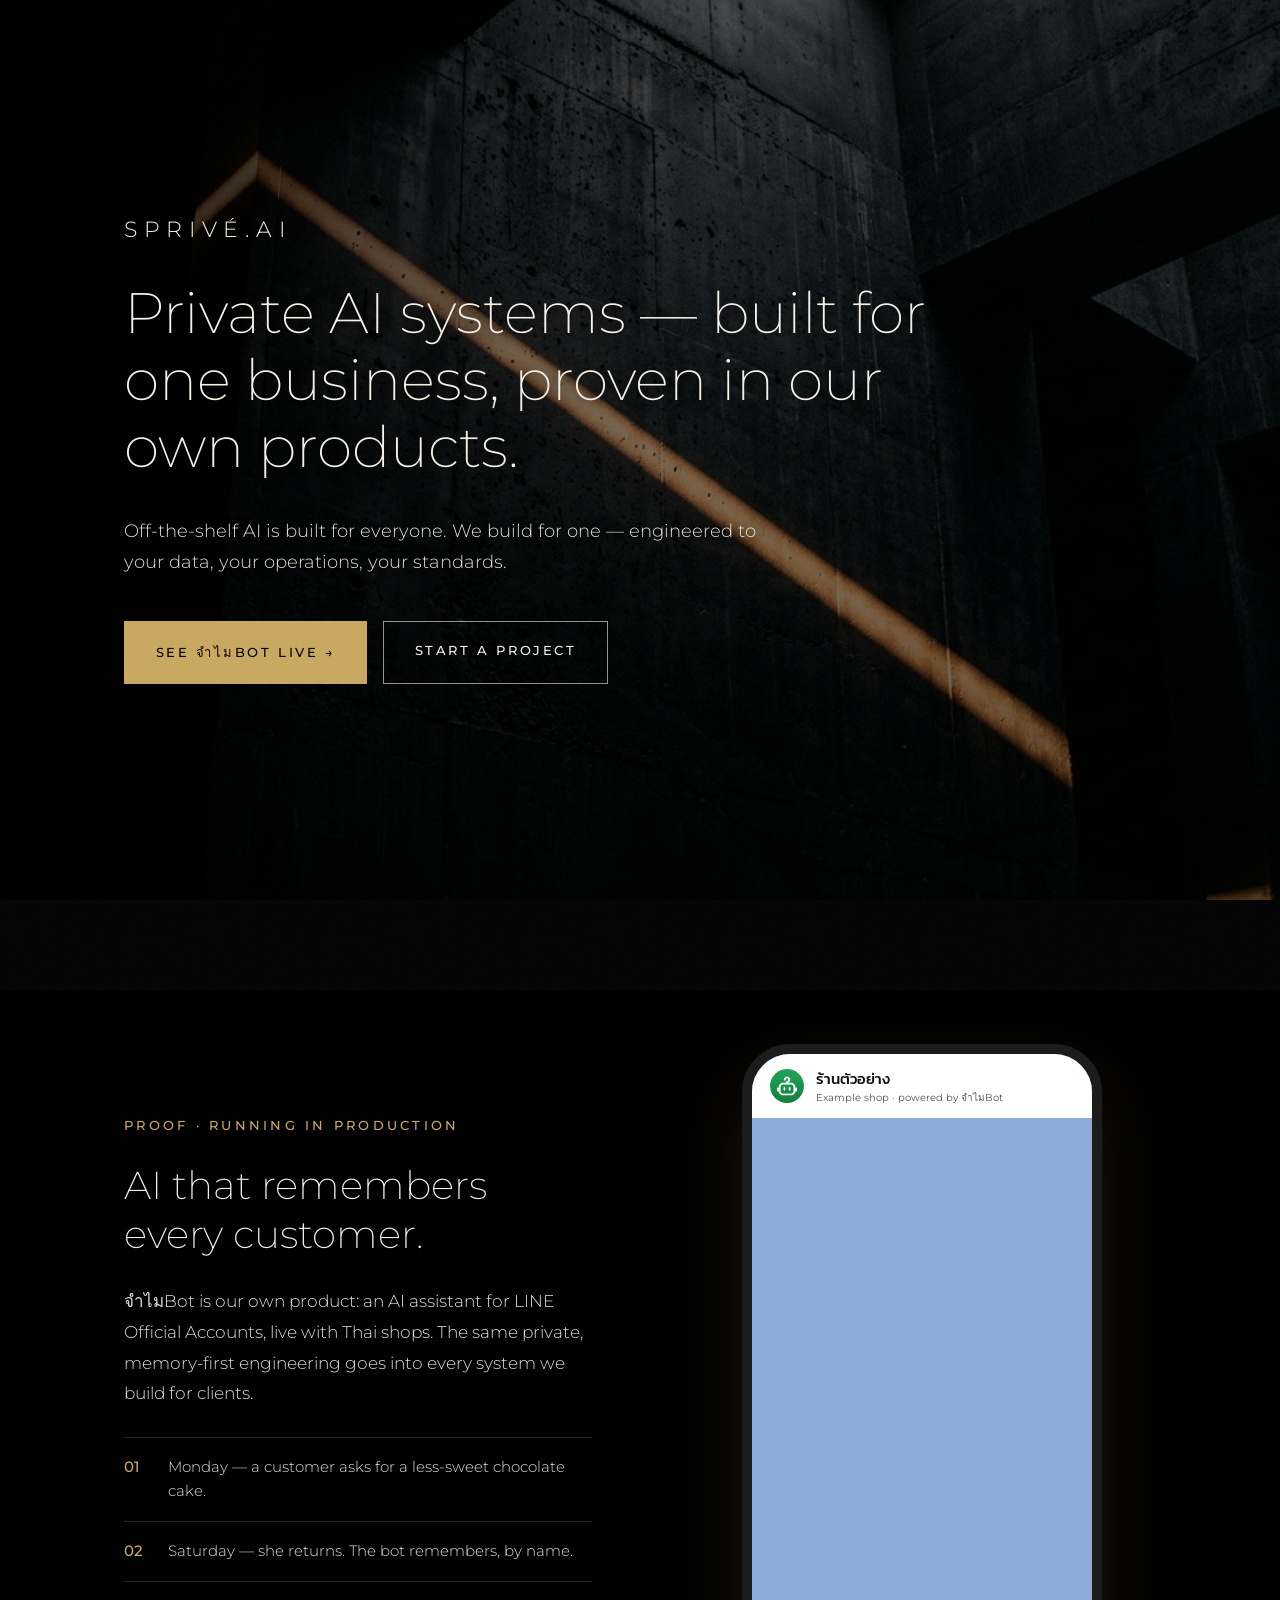
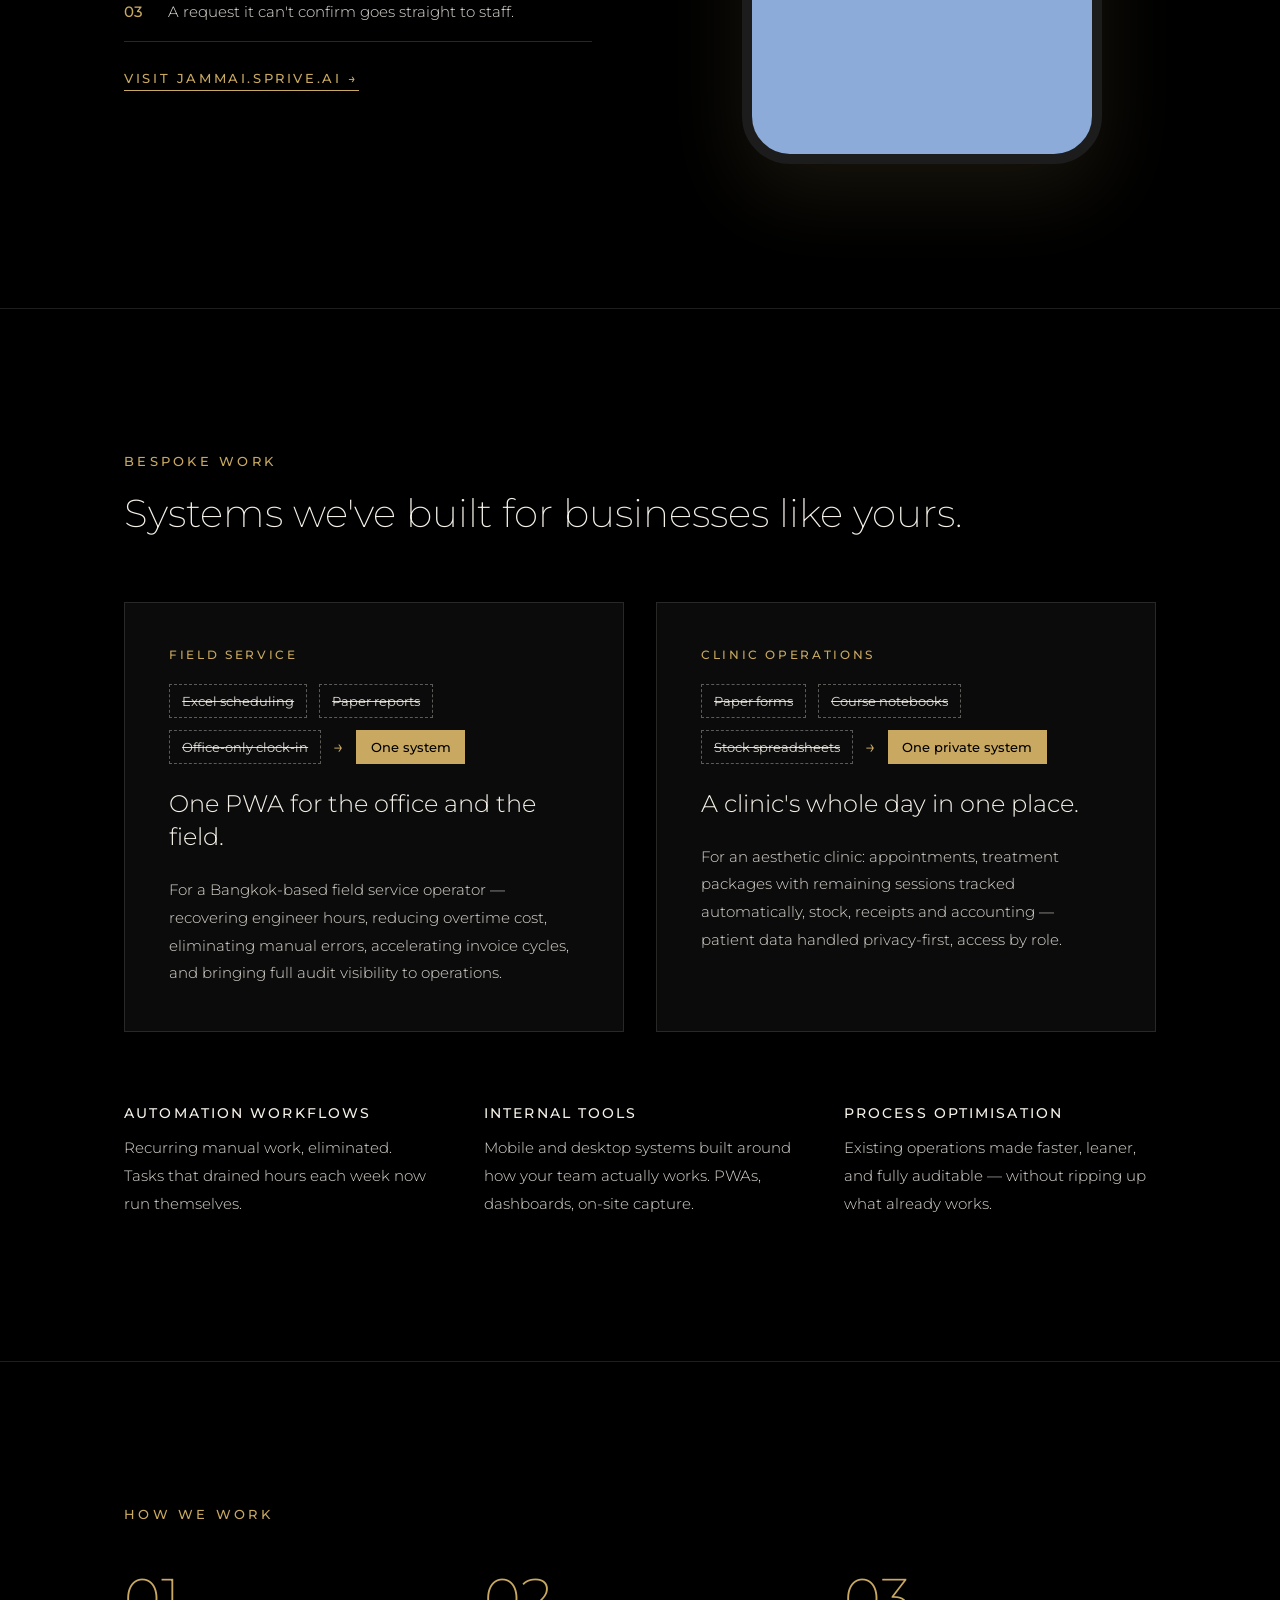
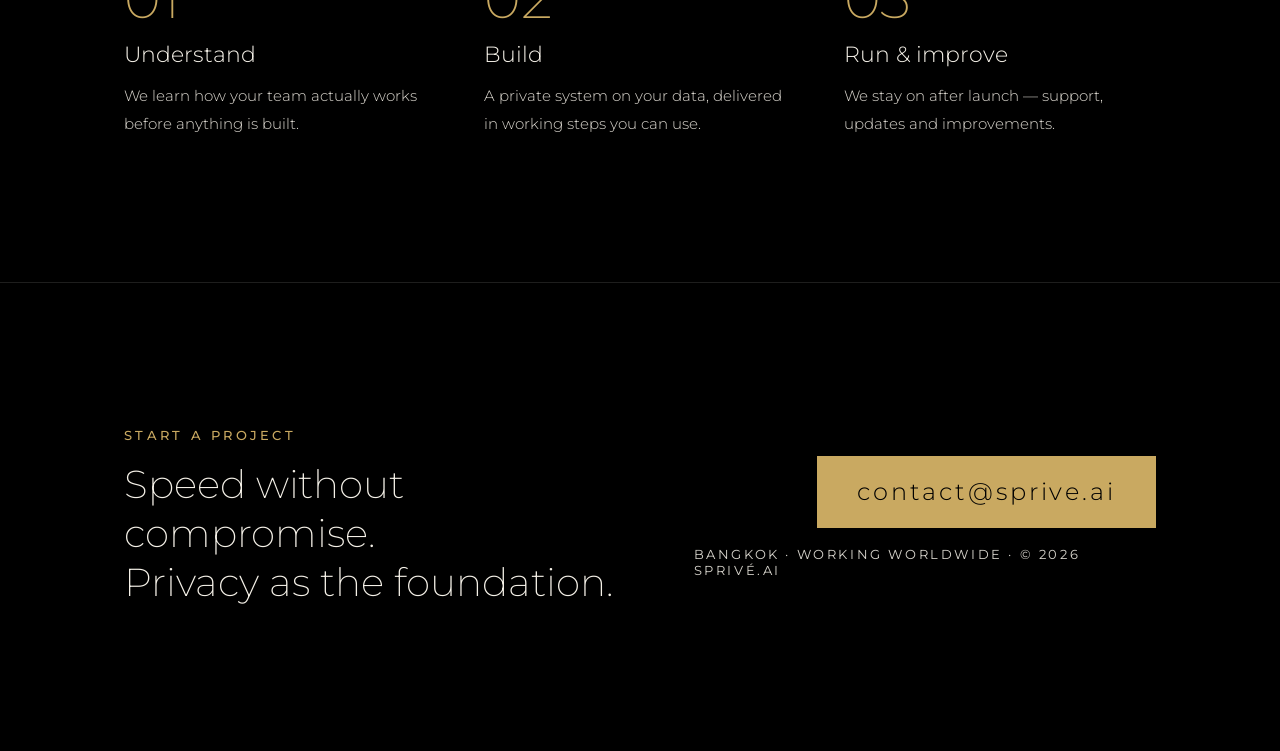
<file: index.html>
<!DOCTYPE html>
<html lang="en">
<head>
    <meta charset="UTF-8">
    <meta name="viewport" content="width=device-width, initial-scale=1.0">
    <title>SPRIVÉ.AI — Private AI systems, built for one business</title>
    <meta name="description" content="SPRIVÉ.AI is an AI studio that builds private systems for businesses — automation workflows, internal tools and process optimisation — proven in its own live product, จำไมBot.">
    <link rel="canonical" href="https://sprive.ai/">
    <meta property="og:type" content="website">
    <meta property="og:url" content="https://sprive.ai/">
    <meta property="og:title" content="SPRIVÉ.AI — Your Private AI Solution">
    <meta property="og:description" content="Private AI systems — built for one business, proven in our own products.">
    <meta property="og:image" content="https://sprive.ai/img/og-image.png">
    <meta property="og:image:width" content="1200">
    <meta property="og:image:height" content="630">
    <meta name="twitter:card" content="summary_large_image">
    <meta name="twitter:image" content="https://sprive.ai/img/og-image.png">
    <link rel="icon" type="image/png" sizes="32x32" href="img/favicon-32.png">
    <link rel="icon" type="image/png" sizes="48x48" href="img/favicon-48.png">
    <link rel="apple-touch-icon" href="img/apple-touch-icon.png">
    <link rel="preconnect" href="https://fonts.googleapis.com">
    <link rel="preconnect" href="https://fonts.gstatic.com" crossorigin>
    <link href="https://fonts.googleapis.com/css2?family=Montserrat:wght@200;300;400;500&family=Kanit:wght@300;400;500&display=swap" rel="stylesheet">
    <style>
        :root {
            --bg-color: #000000;
            --text-color: #f5f1e8;
            --accent-gold: #c9a961;
            --line: rgba(245, 241, 232, 0.16);
            --body: rgba(245, 241, 232, 0.92);
            --font-main: 'Montserrat', sans-serif;
            --font-thai: 'Kanit', sans-serif;
            --gutter: clamp(24px, 9.7vw, 140px);
        }

        * {
            margin: 0;
            padding: 0;
            box-sizing: border-box;
        }

        body, html {
            min-height: 100%;
            background-color: var(--bg-color);
            color: var(--text-color);
            font-family: var(--font-main);
            -webkit-font-smoothing: antialiased;
            -moz-osx-font-smoothing: grayscale;
        }

        /* CINEMATIC LAYER — film grain overlay */
        .grain {
            position: fixed;
            top: -10%;
            left: -10%;
            width: 120%;
            height: 120%;
            pointer-events: none;
            z-index: 3;
            opacity: 0.06;
            background-image: url("data:image/svg+xml;utf8,<svg xmlns='http://www.w3.org/2000/svg' width='200' height='200'><filter id='n'><feTurbulence type='fractalNoise' baseFrequency='0.9' numOctaves='2' stitchTiles='stitch'/></filter><rect width='100%' height='100%' filter='url(%23n)'/></svg>");
            animation: grainShift 8s steps(4) infinite;
        }

        @keyframes grainShift {
            0%, 100% { transform: translate(0, 0); }
            25%      { transform: translate(-2%, 2%); }
            50%      { transform: translate(2%, -2%); }
            75%      { transform: translate(-1%, -1%); }
        }

        section {
            position: relative;
            z-index: 10;
            padding: 16vh var(--gutter);
        }

        .rule-top {
            border-top: 1px solid rgba(245, 241, 232, 0.12);
        }

        /* Readable section labels */
        .eyebrow {
            font-size: 0.8125rem;
            font-weight: 500;
            letter-spacing: 0.25em;
            text-transform: uppercase;
            color: var(--accent-gold);
        }

        .section-title {
            font-size: clamp(1.75rem, 3.05vw, 2.75rem);
            font-weight: 200;
            line-height: 1.25;
        }

        /* Buttons */
        .btn {
            display: inline-block;
            font-size: 0.8125rem;
            font-weight: 500;
            letter-spacing: 0.2em;
            text-transform: uppercase;
            text-decoration: none;
            padding: 1.25rem 1.9rem;
            transition: background 0.5s ease, color 0.5s ease, border-color 0.5s ease;
        }

        .btn-gold {
            color: #000000;
            background: var(--accent-gold);
            border: 1px solid var(--accent-gold);
        }

        .btn-gold:hover {
            background: var(--text-color);
            border-color: var(--text-color);
        }

        .btn-ghost {
            color: var(--text-color);
            border: 1px solid rgba(245, 241, 232, 0.6);
        }

        .btn-ghost:hover {
            color: var(--accent-gold);
            border-color: var(--accent-gold);
        }

        /* HERO */
        .hero {
            min-height: 100vh;
            display: flex;
            align-items: center;
            background-color: var(--bg-color);
            background-image: url('img/break-2.jpeg');
            background-size: cover;
            background-position: center;
            background-repeat: no-repeat;
            overflow: hidden;
        }

        .hero::before {
            content: '';
            position: absolute;
            inset: 0;
            background:
                linear-gradient(90deg, rgba(0, 0, 0, 0.88) 0%, rgba(0, 0, 0, 0.4) 60%, rgba(0, 0, 0, 0.15) 100%),
                linear-gradient(180deg, rgba(0, 0, 0, 0.3) 0%, transparent 40%, rgba(0, 0, 0, 0.6) 100%);
            pointer-events: none;
            z-index: 1;
        }

        .hero .container {
            position: relative;
            z-index: 2;
            display: flex;
            flex-direction: column;
            gap: 2.25rem;
            max-width: 880px;
            opacity: 0;
            animation: elegantFadeIn 3s cubic-bezier(0.4, 0, 0.2, 1) forwards;
        }

        .brand {
            align-self: flex-start;
            font-size: 1.375rem;
            font-weight: 300;
            letter-spacing: 0.3em;
            text-transform: uppercase;
            white-space: nowrap;
            color: var(--text-color);
            background: linear-gradient(100deg, #f5f1e8 0%, #f5f1e8 35%, #c9a961 50%, #f5f1e8 65%, #f5f1e8 100%);
            background-size: 300% 100%;
            background-position: 100% 0;
            -webkit-background-clip: text;
            background-clip: text;
            -webkit-text-fill-color: transparent;
            animation: brandShimmer 9s ease-in-out infinite;
            filter: drop-shadow(0 2px 8px rgba(0, 0, 0, 0.7)) drop-shadow(0 0 24px rgba(0, 0, 0, 0.5));
        }

        @keyframes brandShimmer {
            0%, 70%   { background-position: 100% 0; }
            100%      { background-position: -100% 0; }
        }

        .hero-statement {
            font-size: clamp(2rem, 4.45vw, 4rem);
            font-weight: 200;
            line-height: 1.18;
            text-shadow: 0 1px 12px rgba(0, 0, 0, 0.6);
        }

        .hero-sub {
            max-width: 640px;
            font-size: 1.125rem;
            font-weight: 300;
            line-height: 1.7;
            color: var(--body);
            text-shadow: 0 1px 8px rgba(0, 0, 0, 0.6);
        }

        .hero-actions {
            display: flex;
            flex-wrap: wrap;
            gap: 1rem;
            margin-top: 0.5rem;
        }

        /* SCROLL REVEAL — fade + blur + slide up */
        .reveal {
            opacity: 0;
            transform: translateY(40px);
            transition: opacity 1.8s cubic-bezier(0.4, 0, 0.2, 1),
                        filter 1.8s cubic-bezier(0.4, 0, 0.2, 1),
                        transform 1.8s cubic-bezier(0.4, 0, 0.2, 1);
            filter: blur(12px);
        }

        .reveal.is-visible {
            opacity: 1;
            filter: blur(0);
            transform: translateY(0);
        }

        /* PROOF — live จำไมBot conversation */
        .proof {
            display: grid;
            grid-template-columns: repeat(2, minmax(0, 1fr));
            gap: 6rem;
            align-items: center;
        }

        .proof-copy {
            display: flex;
            flex-direction: column;
            gap: 1.75rem;
        }

        .proof-body {
            font-size: 1.0625rem;
            font-weight: 300;
            line-height: 1.8;
            color: var(--body);
        }

        .steps {
            list-style: none;
            border-top: 1px solid var(--line);
        }

        .steps li {
            display: flex;
            gap: 1.25rem;
            padding: 1.1rem 0;
            border-bottom: 1px solid var(--line);
            font-size: 0.9375rem;
            font-weight: 300;
            line-height: 1.6;
            color: var(--body);
        }

        .steps .num {
            flex-shrink: 0;
            width: 1.5rem;
            font-weight: 500;
            color: var(--accent-gold);
        }

        .proof-link {
            align-self: flex-start;
            font-size: 0.8125rem;
            font-weight: 500;
            letter-spacing: 0.2em;
            text-transform: uppercase;
            text-decoration: none;
            color: var(--accent-gold);
            border-bottom: 1px solid var(--accent-gold);
            padding-bottom: 4px;
        }

        .proof-link:hover {
            color: var(--text-color);
            border-color: var(--text-color);
        }

        .phone-wrap {
            display: flex;
            justify-content: center;
        }

        .phone {
            width: 360px;
            height: 720px;
            border: 10px solid #1c1c1c;
            border-radius: 48px;
            background: #8cabd9;
            overflow: hidden;
            display: flex;
            flex-direction: column;
            box-shadow: 0 30px 80px rgba(201, 169, 97, 0.12);
        }

        .phone-head {
            height: 64px;
            flex-shrink: 0;
            background: #ffffff;
            display: flex;
            align-items: center;
            gap: 12px;
            padding: 0 18px;
        }

        .phone-head img {
            width: 34px;
            height: 34px;
            border-radius: 17px;
        }

        .phone-head .shop {
            display: flex;
            flex-direction: column;
            font-family: var(--font-thai);
            font-size: 15px;
            font-weight: 500;
            color: #111111;
        }

        .phone-head .shop small {
            font-family: var(--font-main);
            font-size: 10px;
            font-weight: 400;
            color: #555555;
        }

        .chat {
            flex-grow: 1;
            padding: 16px 14px;
            display: flex;
            flex-direction: column;
            gap: 10px;
            font-family: var(--font-thai);
            font-size: 14px;
            line-height: 1.45;
        }

        .msg {
            opacity: 0;
        }

        .proof.is-visible .msg {
            animation: msgIn 18s ease-out infinite;
        }

        @keyframes msgIn {
            0%       { opacity: 0; transform: translateY(10px); }
            5%       { opacity: 1; transform: none; }
            88%      { opacity: 1; }
            96%, 100% { opacity: 0; }
        }

        .day {
            align-self: center;
            font-size: 11px;
            color: #ffffff;
            background: rgba(0, 0, 0, 0.25);
            padding: 3px 12px;
            border-radius: 10px;
        }

        .from-customer {
            align-self: flex-end;
            max-width: 78%;
            background: #06c755;
            color: #ffffff;
            padding: 9px 13px;
            border-radius: 16px 16px 4px 16px;
        }

        .from-bot {
            align-self: flex-start;
            max-width: 82%;
            background: #ffffff;
            color: #111111;
            padding: 9px 13px;
            border-radius: 16px 16px 16px 4px;
        }

        .from-bot.remembered {
            border: 2px solid var(--accent-gold);
        }

        .tag {
            align-self: flex-start;
            font-family: var(--font-main);
            font-size: 10px;
            font-weight: 500;
            letter-spacing: 0.12em;
            text-transform: uppercase;
            padding: 4px 10px;
            border-radius: 10px;
        }

        .tag-gold {
            color: #000000;
            background: var(--accent-gold);
        }

        .tag-dark {
            color: #ffffff;
            background: #1a1a1a;
        }

        /* BESPOKE WORK */
        .bespoke-head {
            display: flex;
            flex-direction: column;
            gap: 1.25rem;
            margin-bottom: 4rem;
        }

        .cases {
            display: grid;
            grid-template-columns: repeat(2, minmax(0, 1fr));
            gap: 2rem;
            margin-bottom: 4.5rem;
        }

        .case {
            display: flex;
            flex-direction: column;
            gap: 1.4rem;
            padding: 2.75rem;
            background: #0b0b0b;
            border: 1px solid rgba(245, 241, 232, 0.12);
        }

        .case-label {
            font-size: 0.75rem;
            font-weight: 500;
            letter-spacing: 0.22em;
            text-transform: uppercase;
            color: var(--accent-gold);
        }

        .before-after {
            display: flex;
            flex-wrap: wrap;
            align-items: center;
            gap: 0.75rem;
        }

        .before {
            font-size: 0.8125rem;
            color: rgba(245, 241, 232, 0.9);
            padding: 0.5rem 0.75rem;
            border: 1px dashed rgba(245, 241, 232, 0.35);
            text-decoration: line-through;
        }

        .arrow {
            font-size: 1.125rem;
            color: var(--accent-gold);
        }

        .after {
            font-size: 0.8125rem;
            font-weight: 500;
            color: #000000;
            background: var(--accent-gold);
            padding: 0.55rem 0.9rem;
        }

        .case-title {
            font-size: 1.5rem;
            font-weight: 300;
            line-height: 1.4;
        }

        .case-body,
        .service .body,
        .how-step p {
            font-size: 0.9375rem;
            font-weight: 300;
            line-height: 1.85;
            color: rgba(245, 241, 232, 0.9);
        }

        .services-grid {
            display: grid;
            grid-template-columns: repeat(3, minmax(0, 1fr));
            gap: 3rem;
        }

        .service {
            display: flex;
            flex-direction: column;
            gap: 0.75rem;
        }

        .service .label {
            font-size: 0.875rem;
            font-weight: 500;
            letter-spacing: 0.15em;
            text-transform: uppercase;
        }

        /* HOW WE WORK */
        .how {
            display: flex;
            flex-direction: column;
            gap: 3rem;
        }

        .how-grid {
            display: grid;
            grid-template-columns: repeat(3, minmax(0, 1fr));
            gap: 3rem;
        }

        .how-step {
            display: flex;
            flex-direction: column;
            gap: 0.9rem;
        }

        .how-step .num {
            font-size: 3.5rem;
            font-weight: 200;
            line-height: 1;
            color: var(--accent-gold);
        }

        .how-step h3 {
            font-size: 1.375rem;
            font-weight: 300;
        }

        /* CLOSING / CTA */
        .closing {
            display: flex;
            align-items: center;
            justify-content: space-between;
            gap: 3rem;
        }

        .closing-left {
            display: flex;
            flex-direction: column;
            gap: 1.1rem;
        }

        .closing-right {
            display: flex;
            flex-direction: column;
            align-items: flex-end;
            gap: 1.1rem;
        }

        .cta-mail {
            font-size: 1.5rem;
            font-weight: 300;
            letter-spacing: 0.12em;
            text-decoration: none;
            color: #000000;
            background: var(--accent-gold);
            padding: 1.35rem 2.5rem;
            transition: background 0.5s ease;
        }

        .cta-mail:hover {
            background: var(--text-color);
        }

        .closing-meta {
            font-size: 0.8125rem;
            font-weight: 400;
            letter-spacing: 0.2em;
            text-transform: uppercase;
            color: rgba(245, 241, 232, 0.88);
        }

        /* ANIMATIONS */
        @keyframes elegantFadeIn {
            0%   { opacity: 0; filter: blur(12px); }
            100% { opacity: 1; filter: blur(0); }
        }

        @media (prefers-reduced-motion: reduce) {
            .grain {
                animation: none;
            }
            .btn,
            .cta-mail {
                transition: none;
            }
        }

        /* MOBILE */
        @media (max-width: 768px) {
            section {
                padding: 10vh 24px;
            }
            .hero {
                align-items: flex-end;
                padding-bottom: 10vh;
                background-position: 62% center;
            }
            .hero::before {
                background: linear-gradient(180deg, rgba(0, 0, 0, 0.25) 0%, rgba(0, 0, 0, 0.65) 50%, rgba(0, 0, 0, 0.92) 100%);
            }
            .hero .container {
                gap: 1.5rem;
            }
            .brand {
                font-size: 1rem;
            }
            .hero-statement {
                font-size: 2rem;
                line-height: 1.22;
            }
            .hero-sub {
                font-size: 0.9375rem;
            }
            .hero-actions {
                flex-direction: column;
            }
            .hero-actions .btn {
                text-align: center;
            }
            .proof {
                grid-template-columns: 1fr;
                gap: 3rem;
            }
            .proof-body {
                font-size: 0.9375rem;
            }
            .phone {
                width: 330px;
                height: 660px;
                border-width: 9px;
                border-radius: 44px;
            }
            .chat {
                font-size: 13px;
                gap: 9px;
            }
            .bespoke-head {
                margin-bottom: 2.5rem;
            }
            .cases {
                grid-template-columns: 1fr;
                gap: 1.5rem;
                margin-bottom: 3rem;
            }
            .case {
                padding: 1.75rem 1.4rem;
            }
            .before,
            .after {
                font-size: 0.75rem;
            }
            .case-title {
                font-size: 1.25rem;
            }
            .case-body {
                font-size: 0.875rem;
            }
            .services-grid,
            .how-grid {
                grid-template-columns: 1fr;
                gap: 2.25rem;
            }
            .how-step .num {
                font-size: 2.75rem;
            }
            .closing {
                flex-direction: column;
                align-items: stretch;
                gap: 1.75rem;
            }
            .closing-right {
                align-items: stretch;
            }
            .cta-mail {
                font-size: 1rem;
                text-align: center;
                padding: 1.1rem 1.25rem;
            }
            .closing-meta {
                font-size: 0.6875rem;
                letter-spacing: 0.18em;
                line-height: 1.9;
            }
        }
    </style>
</head>
<body>
    <div class="grain"></div>

    <section class="hero">
        <main class="container">
            <h1 class="brand">SPRIVÉ.AI</h1>
            <p class="hero-statement">Private AI systems — built for one business, proven in our own products.</p>
            <p class="hero-sub">Off-the-shelf AI is built for everyone. We build for one — engineered to your data, your operations, your standards.</p>
            <div class="hero-actions">
                <a href="https://jammai.sprive.ai" class="btn btn-gold">See จำไมBot live →</a>
                <a href="mailto:contact@sprive.ai" class="btn btn-ghost">Start a project</a>
            </div>
        </main>
    </section>

    <section class="proof reveal">
        <div class="proof-copy">
            <h2 class="eyebrow">Proof · running in production</h2>
            <p class="section-title">AI that remembers every customer.</p>
            <p class="proof-body">จำไมBot is our own product: an AI assistant for LINE Official Accounts, live with Thai shops. The same private, memory-first engineering goes into every system we build for clients.</p>
            <ol class="steps">
                <li><span class="num">01</span>Monday — a customer asks for a less-sweet chocolate cake.</li>
                <li><span class="num">02</span>Saturday — she returns. The bot remembers, by name.</li>
                <li><span class="num">03</span>A request it can't confirm goes straight to staff.</li>
            </ol>
            <a href="https://jammai.sprive.ai" class="proof-link">Visit jammai.sprive.ai →</a>
        </div>
        <figure class="phone-wrap" aria-label="Example จำไมBot conversation in LINE: the bot remembers a customer's earlier question and hands a request over to staff.">
            <div class="phone">
                <div class="phone-head">
                    <img src="img/jammai-icon.png" alt="" width="34" height="34">
                    <span class="shop" lang="th">ร้านตัวอย่าง<small lang="en">Example shop · powered by จำไมBot</small></span>
                </div>
                <div class="chat" lang="th" aria-hidden="true">
                    <div class="msg day" style="animation-delay: 0.3s">จันทร์ · Mon</div>
                    <div class="msg from-customer" style="animation-delay: 1s">มีเค้กช็อกโกแลตแบบไม่หวานมากไหมคะ</div>
                    <div class="msg from-bot" style="animation-delay: 2.2s">มีค่ะ ดาร์กช็อกโกแลต 70% หวานน้อย สั่งล่วงหน้า 1 วันนะคะ</div>
                    <div class="msg day" style="animation-delay: 3.6s">เสาร์ · Sat</div>
                    <div class="msg from-customer" style="animation-delay: 4.4s">อยากสั่งเค้กวันเกิดค่ะ</div>
                    <div class="msg from-bot remembered" style="animation-delay: 5.8s">ยินดีค่ะคุณมายด์ รับเป็นดาร์กช็อกโกแลตหวานน้อย แบบที่ถามไว้วันจันทร์ไหมคะ</div>
                    <div class="msg tag tag-gold" style="animation-delay: 6.3s">Remembered from Monday</div>
                    <div class="msg from-customer" style="animation-delay: 7.6s">ใช่ค่ะ เขียนชื่อบนเค้กได้ไหมคะ</div>
                    <div class="msg from-bot" style="animation-delay: 9s">ได้ค่ะ ขอส่งต่อให้พนักงานยืนยันรายละเอียดนะคะ</div>
                    <div class="msg tag tag-dark" style="animation-delay: 9.5s">Handed to staff</div>
                </div>
            </div>
        </figure>
    </section>

    <section class="bespoke rule-top reveal">
        <div class="bespoke-head">
            <h2 class="eyebrow">Bespoke work</h2>
            <p class="section-title">Systems we've built for businesses like yours.</p>
        </div>
        <div class="cases">
            <article class="case">
                <p class="case-label">Field Service</p>
                <div class="before-after">
                    <span class="before">Excel scheduling</span>
                    <span class="before">Paper reports</span>
                    <span class="before">Office-only clock-in</span>
                    <span class="arrow" aria-hidden="true">→</span>
                    <span class="after">One system</span>
                </div>
                <h3 class="case-title">One PWA for the office and the field.</h3>
                <p class="case-body">For a Bangkok-based field service operator — recovering engineer hours, reducing overtime cost, eliminating manual errors, accelerating invoice cycles, and bringing full audit visibility to operations.</p>
            </article>
            <article class="case">
                <p class="case-label">Clinic Operations</p>
                <div class="before-after">
                    <span class="before">Paper forms</span>
                    <span class="before">Course notebooks</span>
                    <span class="before">Stock spreadsheets</span>
                    <span class="arrow" aria-hidden="true">→</span>
                    <span class="after">One private system</span>
                </div>
                <h3 class="case-title">A clinic's whole day in one place.</h3>
                <p class="case-body">For an aesthetic clinic: appointments, treatment packages with remaining sessions tracked automatically, stock, receipts and accounting — patient data handled privacy-first, access by role.</p>
            </article>
        </div>
        <div class="services-grid">
            <div class="service">
                <h3 class="label">Automation Workflows</h3>
                <p class="body">Recurring manual work, eliminated. Tasks that drained hours each week now run themselves.</p>
            </div>
            <div class="service">
                <h3 class="label">Internal Tools</h3>
                <p class="body">Mobile and desktop systems built around how your team actually works. PWAs, dashboards, on-site capture.</p>
            </div>
            <div class="service">
                <h3 class="label">Process Optimisation</h3>
                <p class="body">Existing operations made faster, leaner, and fully auditable — without ripping up what already works.</p>
            </div>
        </div>
    </section>

    <section class="how rule-top reveal">
        <h2 class="eyebrow">How we work</h2>
        <div class="how-grid">
            <div class="how-step">
                <span class="num">01</span>
                <h3>Understand</h3>
                <p>We learn how your team actually works before anything is built.</p>
            </div>
            <div class="how-step">
                <span class="num">02</span>
                <h3>Build</h3>
                <p>A private system on your data, delivered in working steps you can use.</p>
            </div>
            <div class="how-step">
                <span class="num">03</span>
                <h3>Run &amp; improve</h3>
                <p>We stay on after launch — support, updates and improvements.</p>
            </div>
        </div>
    </section>

    <section class="closing rule-top reveal">
        <div class="closing-left">
            <h2 class="eyebrow">Start a project</h2>
            <p class="section-title">Speed without compromise.<br>Privacy as the foundation.</p>
        </div>
        <div class="closing-right">
            <a href="mailto:contact@sprive.ai" class="cta-mail">contact@sprive.ai</a>
            <p class="closing-meta">Bangkok · Working worldwide · &copy; 2026 SPRIVÉ.AI</p>
        </div>
    </section>

    <script>
        const prefersReducedMotion = window.matchMedia('(prefers-reduced-motion: reduce)').matches;

        const heroContainer = document.querySelector('.hero .container');
        let lastOrientationTime = 0;

        // Desktop mouse — drives subtle hero parallax
        document.addEventListener('mousemove', (e) => {
            if (Date.now() - lastOrientationTime < 1500) return;
            if (!prefersReducedMotion && heroContainer) {
                const moveX = (e.clientX - window.innerWidth / 2) * 0.01;
                const moveY = (e.clientY - window.innerHeight / 2) * 0.01;
                heroContainer.style.transform = `translate3d(${moveX}px, ${moveY}px, 0)`;
            }
        });

        // Mobile tilt — same parallax via gyroscope
        function handleTilt(event) {
            if (event.gamma === null || event.beta === null) return;
            lastOrientationTime = Date.now();
            const gamma = Math.max(-45, Math.min(45, event.gamma));
            const beta  = Math.max(0,   Math.min(90, event.beta));
            if (!prefersReducedMotion && heroContainer) {
                const moveX = (gamma / 45) * 8;
                const moveY = ((beta - 45) / 45) * 8;
                heroContainer.style.transform = `translate3d(${moveX}px, ${moveY}px, 0)`;
            }
        }

        if (typeof DeviceOrientationEvent !== 'undefined') {
            if (typeof DeviceOrientationEvent.requestPermission === 'function') {
                // iOS 13+ — must be triggered by a user gesture; first touch grants/denies
                document.addEventListener('touchstart', async () => {
                    try {
                        const result = await DeviceOrientationEvent.requestPermission();
                        if (result === 'granted') {
                            window.addEventListener('deviceorientation', handleTilt);
                        }
                    } catch (e) { /* user denied or API failed — page works fine without tilt */ }
                }, { once: true, passive: true });
            } else {
                // Android / older iOS — no permission needed
                window.addEventListener('deviceorientation', handleTilt);
            }
        }

        document.addEventListener('contextmenu', event => event.preventDefault());

        // Scroll-triggered fade-in; also starts the chat animation in the proof section
        const revealObserver = new IntersectionObserver((entries, observer) => {
            entries.forEach(entry => {
                if (entry.isIntersecting) {
                    entry.target.classList.add('is-visible');
                    observer.unobserve(entry.target);
                }
            });
        }, { threshold: 0.15 });
        document.querySelectorAll('.reveal').forEach(el => revealObserver.observe(el));
    </script>
</body>
</html>
</file>
